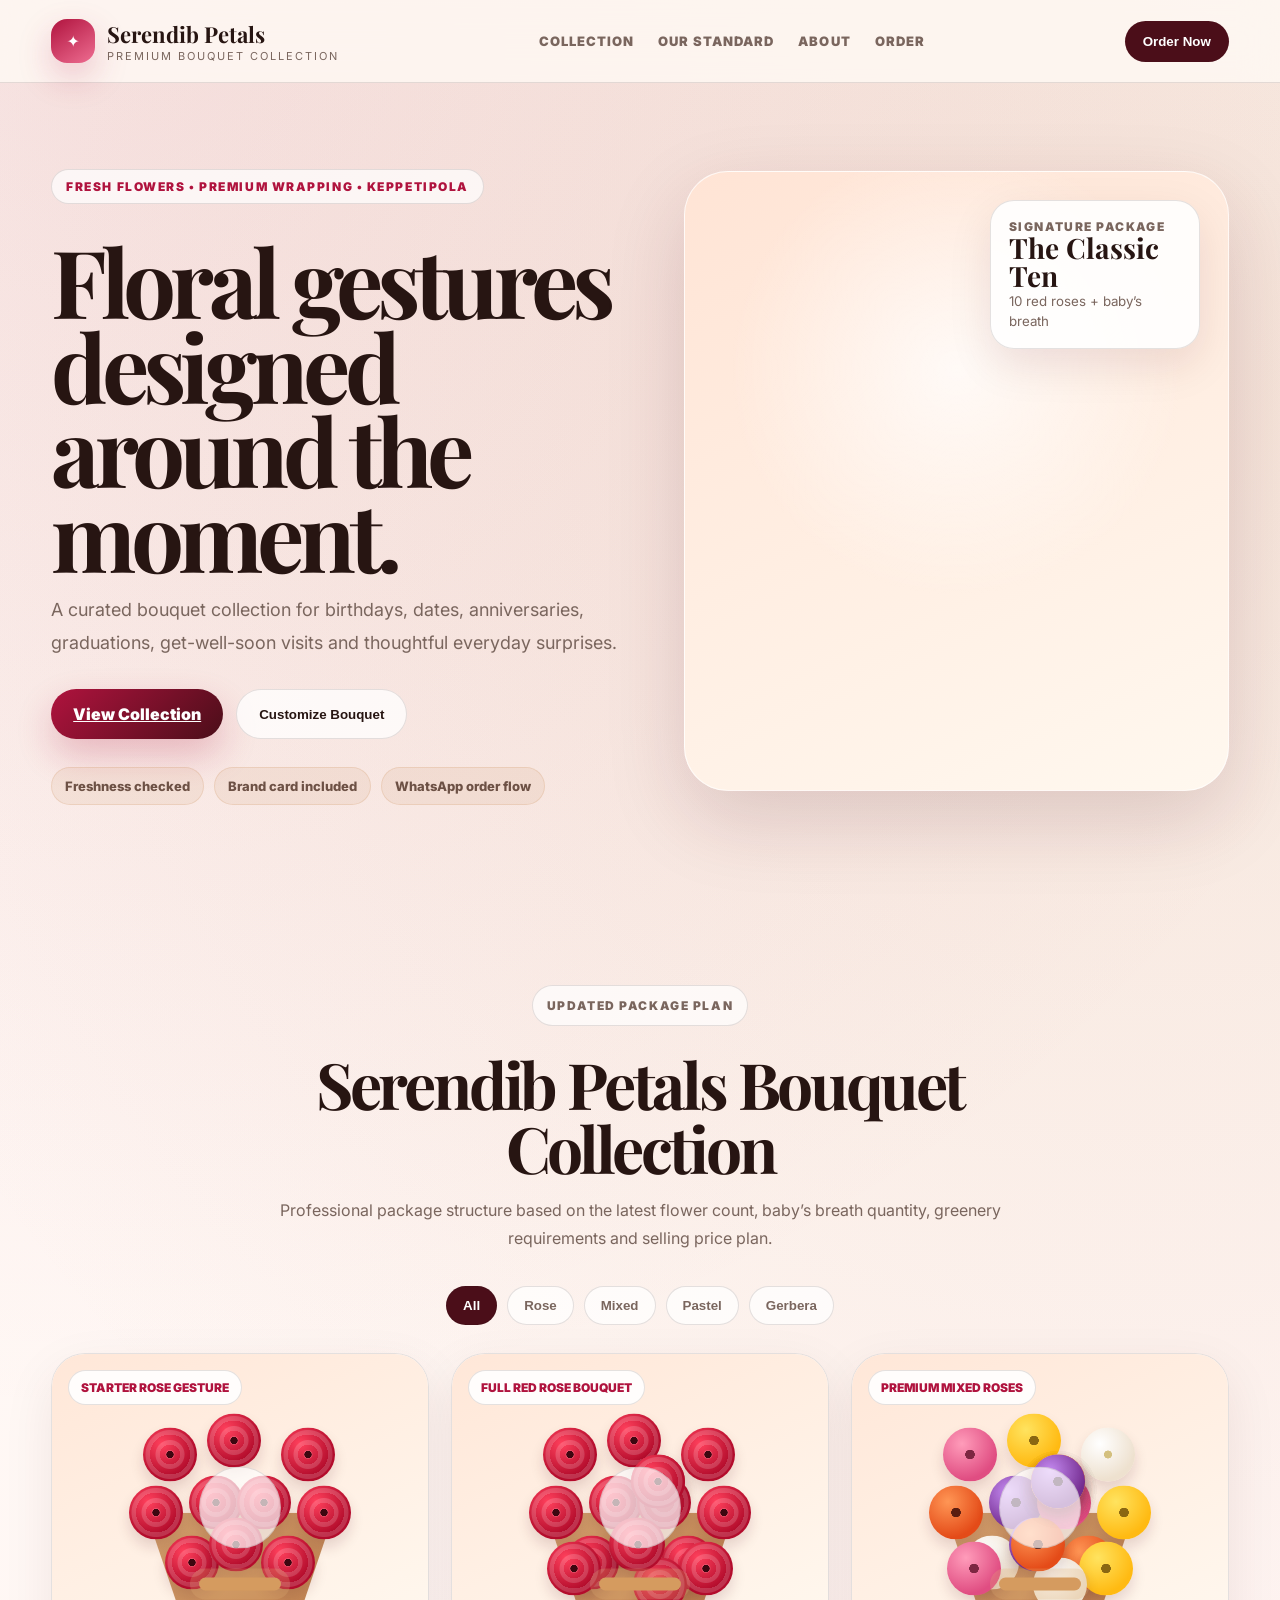
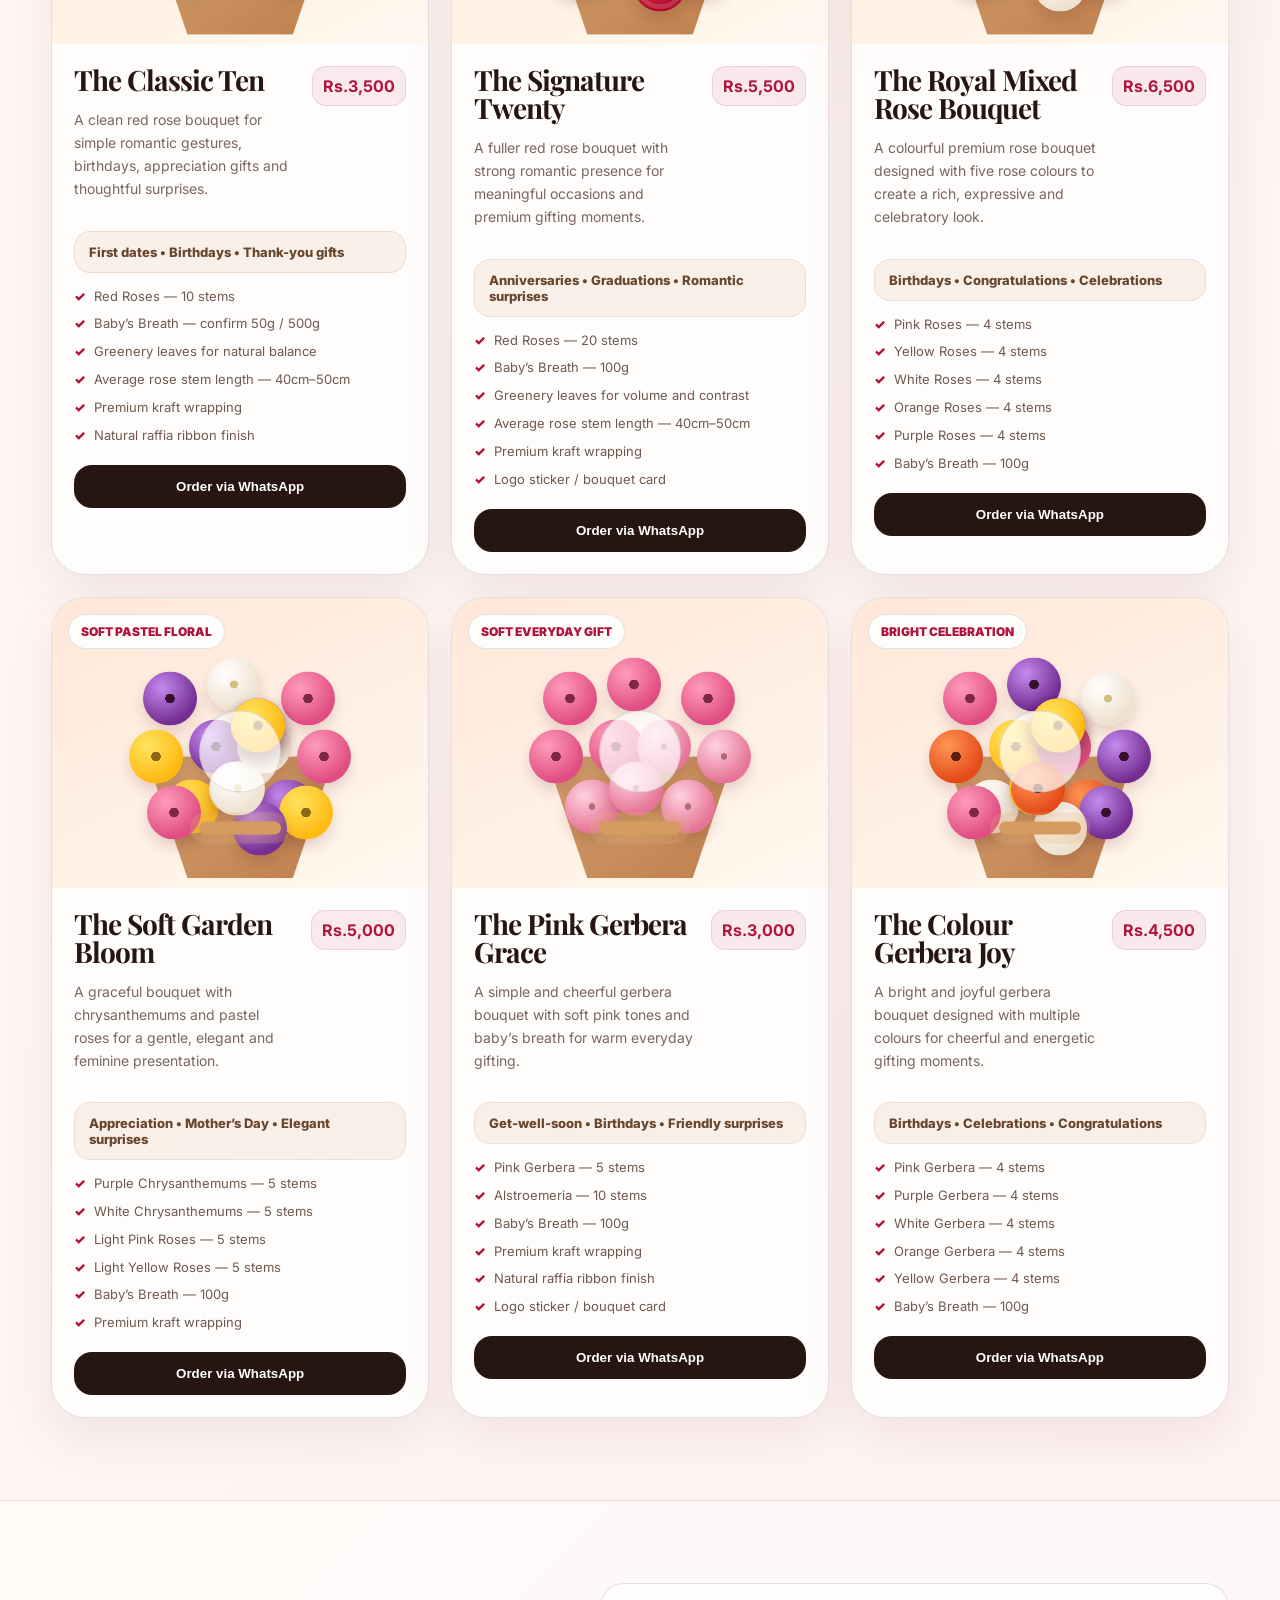
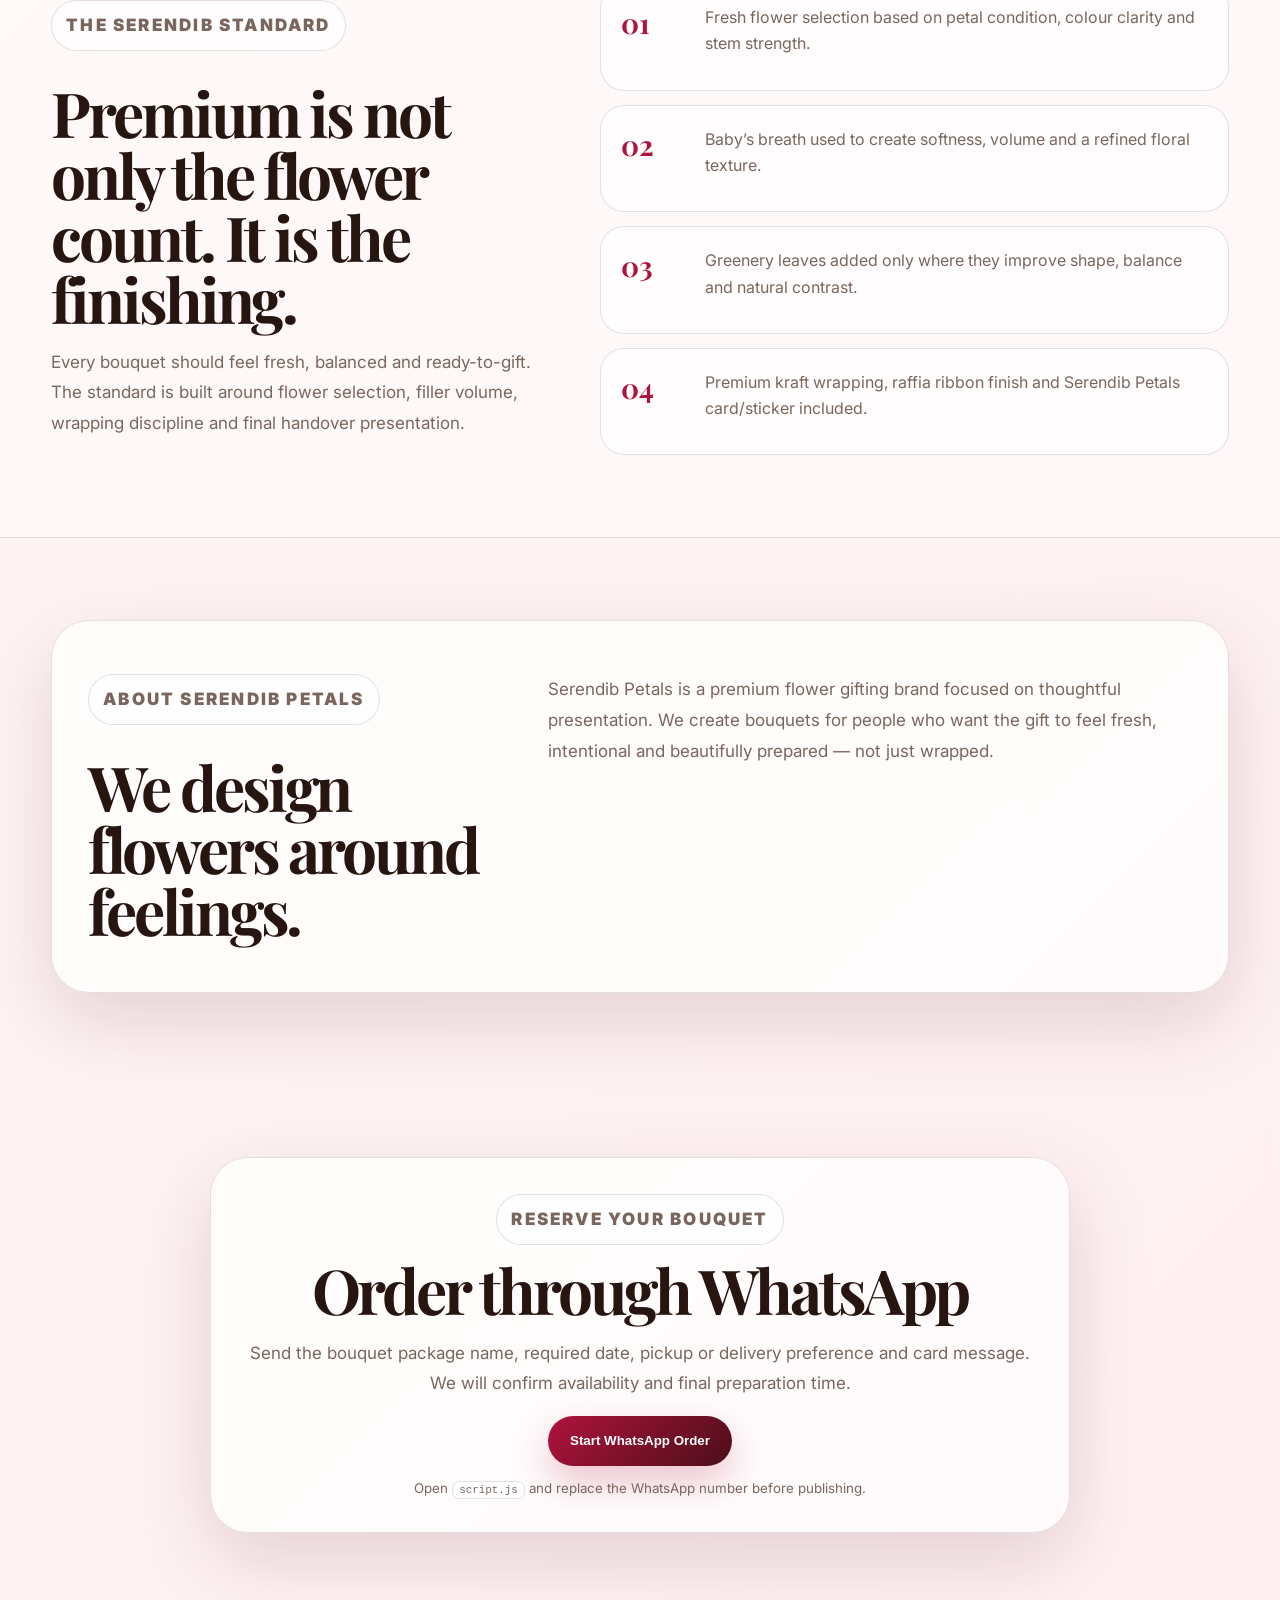
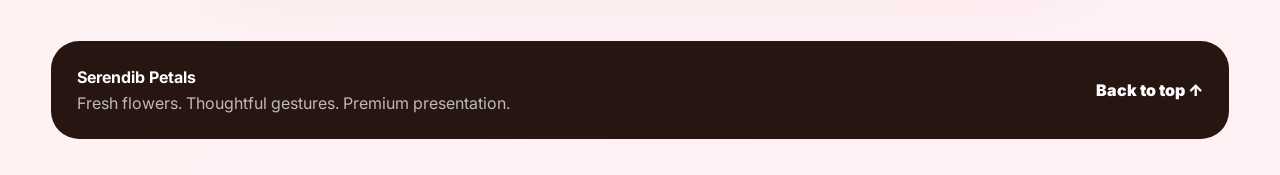
<file: index.html>
<!doctype html>
<html lang="en">
<head>
  <meta charset="utf-8">
  <meta name="viewport" content="width=device-width, initial-scale=1">
  <title>Serendib Petals — Premium Bouquet Collection</title>
  <meta name="description" content="Premium bouquet collection by Serendib Petals. Fresh roses, mixed rose bouquets, chrysanthemum blooms and gerbera bouquets.">
  <meta name="theme-color" content="#9b1235">
  <link rel="preconnect" href="https://fonts.googleapis.com">
  <link rel="preconnect" href="https://fonts.gstatic.com" crossorigin>
  <link href="https://fonts.googleapis.com/css2?family=Inter:wght@400;500;600;700;800;900&family=Playfair+Display:wght@600;700;800&display=swap" rel="stylesheet">
  <link rel="stylesheet" href="styles.css">
</head>
<body>
  <header class="header">
    <div class="container nav">
      <a href="#" class="brand">
        <span class="brand-icon">✦</span>
        <span><b>Serendib Petals</b><small>Premium bouquet collection</small></span>
      </a>
      <nav>
        <a href="#collection">Collection</a>
        <a href="#standard">Our Standard</a>
        <a href="#about">About</a>
        <a href="#order">Order</a>
      </nav>
      <button class="nav-order" data-package="General bouquet inquiry">Order Now</button>
    </div>
  </header>

  <main>
    <section class="hero">
      <div class="container hero-grid">
        <div class="hero-copy">
          <p class="eyebrow">Fresh flowers • Premium wrapping • Keppetipola</p>
          <h1>Floral gestures designed around the moment.</h1>
          <p class="lead">A curated bouquet collection for birthdays, dates, anniversaries, graduations, get-well-soon visits and thoughtful everyday surprises.</p>
          <div class="hero-actions">
            <a class="btn primary" href="#collection">View Collection</a>
            <button class="btn secondary" data-package="I want to customize a bouquet">Customize Bouquet</button>
          </div>
          <div class="trust">
            <span>Freshness checked</span>
            <span>Brand card included</span>
            <span>WhatsApp order flow</span>
          </div>
        </div>
        <div class="hero-card">
          <div class="hero-bouquet">
            <i class="red"></i><i class="red"></i><i class="red"></i><i class="red"></i><i class="red"></i><i class="red"></i><i class="red"></i><i class="red"></i><i class="red"></i><i class="red"></i>
            <b></b><em></em>
          </div>
          <div class="hero-label">
            <span>Signature Package</span>
            <strong>The Classic Ten</strong>
            <small>10 red roses + baby’s breath</small>
          </div>
        </div>
      </div>
    </section>

    <section class="collection" id="collection">
      <div class="container">
        <div class="section-head">
          <p class="eyebrow">Updated Package Plan</p>
          <h2>Serendib Petals Bouquet Collection</h2>
          <p>Professional package structure based on the latest flower count, baby’s breath quantity, greenery requirements and selling price plan.</p>
        </div>

        <div class="filters">
          <button class="filter active" data-filter="all">All</button>
          <button class="filter" data-filter="rose">Rose</button>
          <button class="filter" data-filter="mixed">Mixed</button>
          <button class="filter" data-filter="pastel">Pastel</button>
          <button class="filter" data-filter="gerbera">Gerbera</button>
        </div>

        <div class="package-grid">
          
      <article class="package-card" data-category="rose">
        <div class="bouquet-art">
          <span class="package-badge">Starter Rose Gesture</span>
          <div class="mini-bouquet"><i class="red"></i><i class="red"></i><i class="red"></i><i class="red"></i><i class="red"></i><i class="red"></i><i class="red"></i><i class="red"></i><i class="red"></i><i class="red"></i><b></b><em></em></div>
        </div>
        <div class="package-content">
          <div class="package-heading">
            <div>
              <h3>The Classic Ten</h3>
              <p>A clean red rose bouquet for simple romantic gestures, birthdays, appreciation gifts and thoughtful surprises.</p>
            </div>
            <strong>Rs.3,500</strong>
          </div>
          <div class="best-for">First dates • Birthdays • Thank-you gifts</div>
          <ul><li>Red Roses — 10 stems</li><li>Baby’s Breath — confirm 50g / 500g</li><li>Greenery leaves for natural balance</li><li>Average rose stem length — 40cm–50cm</li><li>Premium kraft wrapping</li><li>Natural raffia ribbon finish</li></ul>
          <button class="order-btn" data-package="The Classic Ten">Order via WhatsApp</button>
        </div>
      </article>
    
      <article class="package-card" data-category="rose">
        <div class="bouquet-art">
          <span class="package-badge">Full Red Rose Bouquet</span>
          <div class="mini-bouquet"><i class="red"></i><i class="red"></i><i class="red"></i><i class="red"></i><i class="red"></i><i class="red"></i><i class="red"></i><i class="red"></i><i class="red"></i><i class="red"></i><i class="red"></i><i class="red"></i><i class="red"></i><i class="red"></i><i class="red"></i><i class="red"></i><b></b><em></em></div>
        </div>
        <div class="package-content">
          <div class="package-heading">
            <div>
              <h3>The Signature Twenty</h3>
              <p>A fuller red rose bouquet with strong romantic presence for meaningful occasions and premium gifting moments.</p>
            </div>
            <strong>Rs.5,500</strong>
          </div>
          <div class="best-for">Anniversaries • Graduations • Romantic surprises</div>
          <ul><li>Red Roses — 20 stems</li><li>Baby’s Breath — 100g</li><li>Greenery leaves for volume and contrast</li><li>Average rose stem length — 40cm–50cm</li><li>Premium kraft wrapping</li><li>Logo sticker / bouquet card</li></ul>
          <button class="order-btn" data-package="The Signature Twenty">Order via WhatsApp</button>
        </div>
      </article>
    
      <article class="package-card" data-category="rose mixed">
        <div class="bouquet-art">
          <span class="package-badge">Premium Mixed Roses</span>
          <div class="mini-bouquet"><i class="pink"></i><i class="yellow"></i><i class="white"></i><i class="orange"></i><i class="purple"></i><i class="pink"></i><i class="yellow"></i><i class="white"></i><i class="orange"></i><i class="purple"></i><i class="pink"></i><i class="yellow"></i><i class="white"></i><i class="orange"></i><i class="purple"></i><i class="pink"></i><i class="yellow"></i><i class="white"></i><i class="orange"></i><i class="purple"></i><b></b><em></em></div>
        </div>
        <div class="package-content">
          <div class="package-heading">
            <div>
              <h3>The Royal Mixed Rose Bouquet</h3>
              <p>A colourful premium rose bouquet designed with five rose colours to create a rich, expressive and celebratory look.</p>
            </div>
            <strong>Rs.6,500</strong>
          </div>
          <div class="best-for">Birthdays • Congratulations • Celebrations</div>
          <ul><li>Pink Roses — 4 stems</li><li>Yellow Roses — 4 stems</li><li>White Roses — 4 stems</li><li>Orange Roses — 4 stems</li><li>Purple Roses — 4 stems</li><li>Baby’s Breath — 100g</li></ul>
          <button class="order-btn" data-package="The Royal Mixed Rose Bouquet">Order via WhatsApp</button>
        </div>
      </article>
    
      <article class="package-card" data-category="pastel">
        <div class="bouquet-art">
          <span class="package-badge">Soft Pastel Floral</span>
          <div class="mini-bouquet"><i class="chry-purple"></i><i class="chry-white"></i><i class="pink"></i><i class="soft-yellow"></i><i class="chry-purple"></i><i class="chry-white"></i><i class="pink"></i><i class="soft-yellow"></i><i class="chry-purple"></i><i class="chry-white"></i><i class="pink"></i><i class="soft-yellow"></i><i class="chry-purple"></i><i class="chry-white"></i><i class="pink"></i><i class="soft-yellow"></i><i class="chry-purple"></i><i class="chry-white"></i><i class="pink"></i><i class="soft-yellow"></i><b></b><em></em></div>
        </div>
        <div class="package-content">
          <div class="package-heading">
            <div>
              <h3>The Soft Garden Bloom</h3>
              <p>A graceful bouquet with chrysanthemums and pastel roses for a gentle, elegant and feminine presentation.</p>
            </div>
            <strong>Rs.5,000</strong>
          </div>
          <div class="best-for">Appreciation • Mother’s Day • Elegant surprises</div>
          <ul><li>Purple Chrysanthemums — 5 stems</li><li>White Chrysanthemums — 5 stems</li><li>Light Pink Roses — 5 stems</li><li>Light Yellow Roses — 5 stems</li><li>Baby’s Breath — 100g</li><li>Premium kraft wrapping</li></ul>
          <button class="order-btn" data-package="The Soft Garden Bloom">Order via WhatsApp</button>
        </div>
      </article>
    
      <article class="package-card" data-category="gerbera">
        <div class="bouquet-art">
          <span class="package-badge">Soft Everyday Gift</span>
          <div class="mini-bouquet"><i class="gerbera-pink"></i><i class="gerbera-pink"></i><i class="gerbera-pink"></i><i class="gerbera-pink"></i><i class="gerbera-pink"></i><i class="alstro-pink"></i><i class="alstro-pink"></i><i class="alstro-pink"></i><i class="alstro-pink"></i><i class="alstro-pink"></i><b></b><em></em></div>
        </div>
        <div class="package-content">
          <div class="package-heading">
            <div>
              <h3>The Pink Gerbera Grace</h3>
              <p>A simple and cheerful gerbera bouquet with soft pink tones and baby’s breath for warm everyday gifting.</p>
            </div>
            <strong>Rs.3,000</strong>
          </div>
          <div class="best-for">Get-well-soon • Birthdays • Friendly surprises</div>
          <ul><li>Pink Gerbera — 5 stems</li><li>Alstroemeria — 10 stems</li><li>Baby’s Breath — 100g</li><li>Premium kraft wrapping</li><li>Natural raffia ribbon finish</li><li>Logo sticker / bouquet card</li></ul>
          <button class="order-btn" data-package="The Pink Gerbera Grace">Order via WhatsApp</button>
        </div>
      </article>
    
      <article class="package-card" data-category="gerbera bright">
        <div class="bouquet-art">
          <span class="package-badge">Bright Celebration</span>
          <div class="mini-bouquet"><i class="gerbera-pink"></i><i class="gerbera-purple"></i><i class="gerbera-white"></i><i class="gerbera-orange"></i><i class="gerbera-yellow"></i><i class="gerbera-pink"></i><i class="gerbera-purple"></i><i class="gerbera-white"></i><i class="gerbera-orange"></i><i class="gerbera-yellow"></i><i class="gerbera-pink"></i><i class="gerbera-purple"></i><i class="gerbera-white"></i><i class="gerbera-orange"></i><i class="gerbera-yellow"></i><i class="gerbera-pink"></i><i class="gerbera-purple"></i><i class="gerbera-white"></i><i class="gerbera-orange"></i><i class="gerbera-yellow"></i><b></b><em></em></div>
        </div>
        <div class="package-content">
          <div class="package-heading">
            <div>
              <h3>The Colour Gerbera Joy</h3>
              <p>A bright and joyful gerbera bouquet designed with multiple colours for cheerful and energetic gifting moments.</p>
            </div>
            <strong>Rs.4,500</strong>
          </div>
          <div class="best-for">Birthdays • Celebrations • Congratulations</div>
          <ul><li>Pink Gerbera — 4 stems</li><li>Purple Gerbera — 4 stems</li><li>White Gerbera — 4 stems</li><li>Orange Gerbera — 4 stems</li><li>Yellow Gerbera — 4 stems</li><li>Baby’s Breath — 100g</li></ul>
          <button class="order-btn" data-package="The Colour Gerbera Joy">Order via WhatsApp</button>
        </div>
      </article>
    
        </div>
      </div>
    </section>

    <section class="standard" id="standard">
      <div class="container standard-grid">
        <div>
          <p class="eyebrow">The Serendib Standard</p>
          <h2>Premium is not only the flower count. It is the finishing.</h2>
          <p>Every bouquet should feel fresh, balanced and ready-to-gift. The standard is built around flower selection, filler volume, wrapping discipline and final handover presentation.</p>
        </div>
        <div class="standard-list">
          <div><b>01</b><span>Fresh flower selection based on petal condition, colour clarity and stem strength.</span></div>
          <div><b>02</b><span>Baby’s breath used to create softness, volume and a refined floral texture.</span></div>
          <div><b>03</b><span>Greenery leaves added only where they improve shape, balance and natural contrast.</span></div>
          <div><b>04</b><span>Premium kraft wrapping, raffia ribbon finish and Serendib Petals card/sticker included.</span></div>
        </div>
      </div>
    </section>

    <section class="about" id="about">
      <div class="container about-box">
        <div>
          <p class="eyebrow">About Serendib Petals</p>
          <h2>We design flowers around feelings.</h2>
        </div>
        <p>Serendib Petals is a premium flower gifting brand focused on thoughtful presentation. We create bouquets for people who want the gift to feel fresh, intentional and beautifully prepared — not just wrapped.</p>
      </div>
    </section>

    <section class="order" id="order">
      <div class="container order-box">
        <p class="eyebrow">Reserve Your Bouquet</p>
        <h2>Order through WhatsApp</h2>
        <p>Send the bouquet package name, required date, pickup or delivery preference and card message. We will confirm availability and final preparation time.</p>
        <button class="btn primary" data-package="I want to place a bouquet order">Start WhatsApp Order</button>
        <small>Open <code>script.js</code> and replace the WhatsApp number before publishing.</small>
      </div>
    </section>
  </main>

  <footer>
    <div class="container footer-box">
      <div><b>Serendib Petals</b><p>Fresh flowers. Thoughtful gestures. Premium presentation.</p></div>
      <a href="#">Back to top ↑</a>
    </div>
  </footer>

  <script src="script.js"></script>
</body>
</html>
</file>
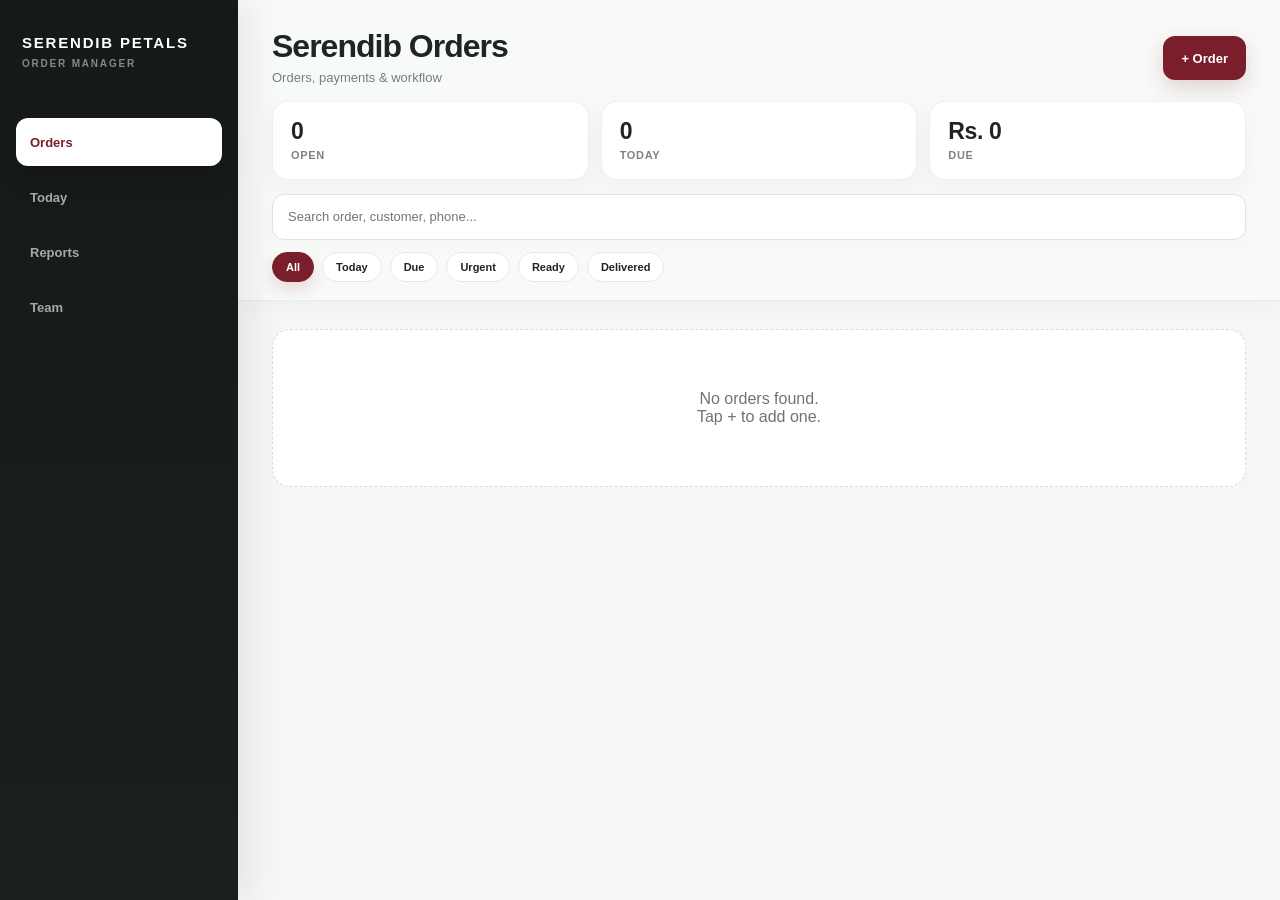
<file: orders/v7.html>
<!DOCTYPE html>
<html lang="en">
<head>
<meta charset="UTF-8">
<meta name="viewport" content="width=device-width,initial-scale=1,viewport-fit=cover">
<meta name="theme-color" content="#7b1e2b">
<meta name="apple-mobile-web-app-capable" content="yes">
<meta name="apple-mobile-web-app-status-bar-style" content="default">
<meta name="apple-mobile-web-app-title" content="Serendib Orders">
<link rel="apple-touch-icon" href="icon.svg">
<link rel="manifest" href="manifest.json">
<title>Serendib Petals Orders</title>
<link rel="stylesheet" href="styles.css?v=6">
<link rel="stylesheet" href="v7.css?v=7">
</head>
<body>
<div class="phone">
  <section id="ordersPage">
    <div class="top">
      <div class="header"><div><h1>Serendib Orders</h1><div class="subtitle">Orders, payments & workflow</div></div><button class="plus" onclick="openNew()">+ Order</button></div>
      <div class="summary">
        <div class="sum"><b id="openCount">0</b><span>Open</span></div>
        <div class="sum"><b id="todayCount">0</b><span>Today</span></div>
        <div class="sum"><b id="dueTop">Rs. 0</b><span>Due</span></div>
      </div>
      <div class="search"><input id="search" placeholder="Search order, customer, phone..." oninput="renderOrders()"></div>
      <div class="chips" id="chips"></div>
    </div>
    <div class="list" id="orderList"></div>
  </section>

  <section id="todayPage" class="hidden">
    <div class="top"><div class="header"><div><h1>Today</h1><div class="subtitle">What needs attention now</div></div><button class="plus" onclick="openNew()">+ Order</button></div></div>
    <div class="analytics">
      <div class="reportbox"><h3>Today's Deliveries</h3><div id="todayDeliveries"></div></div>
      <div class="reportbox"><h3>Outstanding Payments</h3><div id="dueList"></div></div>
      <div class="reportbox"><h3>Team Tasks</h3><div id="taskList"></div></div>
    </div>
  </section>

  <section id="analyticsPage" class="hidden">
    <div class="top"><div class="header"><div><h1>Reports</h1><div class="subtitle">Choose any period and create a clean PDF</div></div></div></div>
    <div class="analytics">
      <div class="detail-card report-controls">
        <div class="detail-label">REPORT PERIOD</div>
        <input type="hidden" id="reportMonth">
        <div class="preset-row">
          <button class="preset" data-report-preset="today" onclick="setReportPreset('today')">Today</button>
          <button class="preset" data-report-preset="week" onclick="setReportPreset('week')">This Week</button>
          <button class="preset active" data-report-preset="month" onclick="setReportPreset('month')">This Month</button>
          <button class="preset" data-report-preset="lastMonth" onclick="setReportPreset('lastMonth')">Last Month</button>
        </div>
        <div class="range-grid">
          <div class="field"><label>From</label><input type="date" id="reportStart" onchange="onReportRangeChange()"></div>
          <div class="field"><label>To</label><input type="date" id="reportEnd" onchange="onReportRangeChange()"></div>
        </div>
        <div class="field"><label>Use which date?</label><select id="reportBasis" onchange="renderAnalytics()"><option value="delivery">Delivery Date</option><option value="order">Order Date</option></select></div>
        <button class="actionbtn secondary full" onclick="showAllTimeReport()">Show All Time</button>
        <div class="detail-value" id="periodLabel"></div>
        <div class="report-hint">The PDF will include only orders inside this date range, with customer, bouquet, payment, delivery and workflow details.</div>
      </div>

      <div class="statgrid">
        <div class="bigstat"><b id="revStat">Rs. 0</b><span>Sales value</span></div>
        <div class="bigstat"><b id="collectedStat">Rs. 0</b><span>Collected</span></div>
        <div class="bigstat"><b id="dueStat">Rs. 0</b><span>Due</span></div>
        <div class="bigstat"><b id="profitStat">Rs. 0</b><span>Gross profit</span></div>
        <div class="bigstat"><b id="ordersStat">0</b><span>Orders</span></div>
        <div class="bigstat"><b id="deliveryStat">0</b><span>Delivered</span></div>
      </div>

      <div class="actions">
        <button class="actionbtn primary-wide" onclick="createPDFReport()">Create Clean PDF Report</button>
        <button class="actionbtn secondary" onclick="exportCSV()">Export CSV</button>
        <button class="actionbtn secondary" onclick="backupJSON()">Backup Data</button>
        <button class="actionbtn secondary" onclick="shareSummary()">Share Summary</button>
      </div>

      <div class="reportbox" id="printReport"><h3>Report Preview</h3><p id="reportDate"></p><p id="reportSummary"></p><div id="sourceBreakdown"></div><div id="reportTable"></div></div>
      <div class="reportbox"><h3>Data Safety</h3><p>Backup before resetting or changing phones.</p><div class="field"><label>Restore JSON backup</label><input type="file" id="restoreFile" accept=".json,application/json" onchange="restoreBackup(event)"></div><button class="danger" onclick="resetAllData()">Reset All Orders</button></div>
    </div>
  </section>

  <section id="teamPage" class="hidden">
    <div class="top"><div class="header"><div><h1>Team</h1><div class="subtitle">Ownership & workload</div></div></div></div>
    <div class="analytics">
      <div class="detail-card"><div class="detail-label">CHANMITH — MARKETING & CONTENT</div><div class="detail-value">Content, ads, research, campaigns</div></div>
      <div class="detail-card"><div class="detail-label">ELUWA — SALES & ORDER MANAGEMENT</div><div class="detail-value">Customers, closing, payments, order details</div><div id="eluwaTasks" class="mini"></div></div>
      <div class="detail-card"><div class="detail-label">PASIDU — FLOWER PREP & LOGISTICS</div><div class="detail-value">Sourcing, quality, cutting, prep, delivery</div><div id="pasiduTasks" class="mini"></div></div>
      <div class="detail-card"><div class="detail-label">NANGI — FLORAL DESIGN & FINISHING</div><div class="detail-value">Bouquet arrangement, wrapping, finishing</div><div id="nangiTasks" class="mini"></div></div>
    </div>
  </section>

  <nav class="tabs">
    <button class="tab active" id="tabOrders" onclick="showPage('orders')">Orders</button>
    <button class="tab" id="tabToday" onclick="showPage('today')">Today</button>
    <button class="tab" id="tabAnalytics" onclick="showPage('analytics')">Reports</button>
    <button class="tab" id="tabTeam" onclick="showPage('team')">Team</button>
  </nav>
</div>

<div class="modal" id="orderModal" onclick="backdropClose(event)"><div class="sheet">
  <div class="sheet-head"><button class="ghost" onclick="closeModal()">Cancel</button><h2 id="formTitle">New Order</h2><button class="ghost" onclick="saveOrder()">Save</button></div>
  <div class="section"><div class="section-title">1. Customer</div>
    <div class="grid2"><div class="field"><label>Order Number</label><input id="orderNumber"></div><div class="field"><label>Order Date</label><input type="date" id="orderDate"></div></div>
    <div class="field"><label>Buyer Name</label><input id="customerName" autocomplete="name"></div>
    <div class="field"><label>Buyer Phone</label><input id="phone" inputmode="tel"></div>
    <div class="grid2"><div class="field"><label>Recipient Name</label><input id="recipientName"></div><div class="field"><label>Recipient Phone</label><input id="recipientPhone" inputmode="tel"></div></div>
  </div>

  <div class="section"><div class="section-title">2. Bouquet</div>
    <div class="field"><label>Bouquet Name</label><input id="bouquetName"></div>
    <div class="field"><label>Flower / Colour Details</label><textarea id="flowerDetails"></textarea></div>
    <div class="field"><label>Card Message</label><textarea id="cardMessage"></textarea></div>
  </div>

  <div class="section"><div class="section-title">3. Delivery</div>
    <div class="field"><label>Date & Time</label><input type="datetime-local" id="deliveryDate"></div>
    <div class="field"><label>Delivery Address</label><textarea id="deliveryAddress"></textarea></div>
    <div class="field"><label>Delivery Fee (LKR)</label><input type="number" min="0" id="deliveryFee" inputmode="decimal" oninput="syncPaymentFields()"></div>
  </div>

  <div class="section"><div class="section-title">4. Payment</div>
    <div class="field"><label>Bouquet Value (LKR)</label><input type="number" min="0" id="amount" inputmode="decimal" oninput="syncPaymentFields()"></div>
    <div class="field"><label id="advanceLabel">Advance Paid (LKR)</label><input type="number" min="0" id="advanceAmount" inputmode="decimal" oninput="syncPaymentFields()"></div>
    <div class="grid2"><div class="field"><label>Total (LKR)</label><input id="totalAmount" readonly></div><div class="field"><label>Due (LKR)</label><input id="dueAmount" readonly></div></div>
    <div class="field"><label>Payment Status</label><input id="paymentStatus" readonly></div>
    <div class="form-tip">After the first advance, use <b>Add Payment</b> inside the saved order to record every later payment separately.</div>
  </div>

  <div class="section"><div class="section-title">5. Order Info</div>
    <div class="grid2"><div class="field"><label>Occasion</label><select id="occasion"><option>Birthday</option><option>Anniversary</option><option>Graduation</option><option>Surprise</option><option>Wedding</option><option>Thank You</option><option>Other</option></select></div><div class="field"><label>Lead Source</label><select id="leadSource"><option>Meta Ads</option><option>Facebook Organic</option><option>Instagram</option><option>WhatsApp</option><option>Referral</option><option>Returning Customer</option><option>Other</option></select></div></div>
    <div class="field"><label>Priority</label><select id="priority"><option>Normal</option><option>Urgent</option><option>Same Day</option></select></div>
  </div>

  <div class="section"><div class="section-title">6. Costs & Profit</div>
    <div class="grid2"><div class="field"><label>Flowers Cost</label><input type="number" min="0" id="flowerCost" inputmode="decimal" oninput="syncPaymentFields()"></div><div class="field"><label>Wrapping Cost</label><input type="number" min="0" id="wrappingCost" inputmode="decimal" oninput="syncPaymentFields()"></div></div>
    <div class="grid2"><div class="field"><label>Delivery Cost</label><input type="number" min="0" id="deliveryCost" inputmode="decimal" oninput="syncPaymentFields()"></div><div class="field"><label>Other Cost</label><input type="number" min="0" id="otherCost" inputmode="decimal" oninput="syncPaymentFields()"></div></div>
    <div class="field"><label>Estimated Gross Profit</label><input id="profitPreview" readonly></div>
  </div>

  <div class="section"><div class="section-title">7. Workflow</div>
    <div class="field"><label>Overall Order Status</label><select id="status"></select></div>
    <div class="grid2"><div class="field"><label>Pasidu — Flower Prep</label><select id="prepStatus"><option>Pending</option><option>In Progress</option><option>Done</option></select></div><div class="field"><label>Nangi — Bouquet</label><select id="designStatus"><option>Pending</option><option>In Progress</option><option>Done</option></select></div></div>
    <div class="field"><label>Pasidu — Delivery</label><select id="deliveryStatus"><option>Pending</option><option>Out for Delivery</option><option>Delivered</option></select></div>
    <div class="field"><label>Internal Notes</label><textarea id="notes"></textarea></div>
  </div>
</div></div>

<div class="modal" id="detailModal" onclick="backdropCloseDetail(event)"><div class="sheet">
  <div class="sheet-head"><button class="ghost" onclick="closeDetail()">Close</button><h2 id="detailTitle">Order</h2><button class="ghost" onclick="editCurrent()">Edit</button></div>
  <div id="detailBody"></div>
  <div class="quick-actions" id="whatsappActions"></div>
  <div class="reportbox"><h3>Payment History</h3><div id="paymentHistory"></div><div class="grid2"><div class="field"><label>Add Payment (LKR)</label><input type="number" min="0" inputmode="decimal" id="newPaymentAmount"></div><div class="field"><label>Note</label><input id="newPaymentNote" placeholder="Balance / cash / transfer"></div></div><button class="actionbtn full" onclick="addPayment()">Add Payment</button></div>
  <button class="danger" onclick="deleteCurrent()">Delete Order</button>
</div></div>

<script src="app.js?v=6"></script>
<script src="v7.js?v=7"></script>
</body></html>
</file>
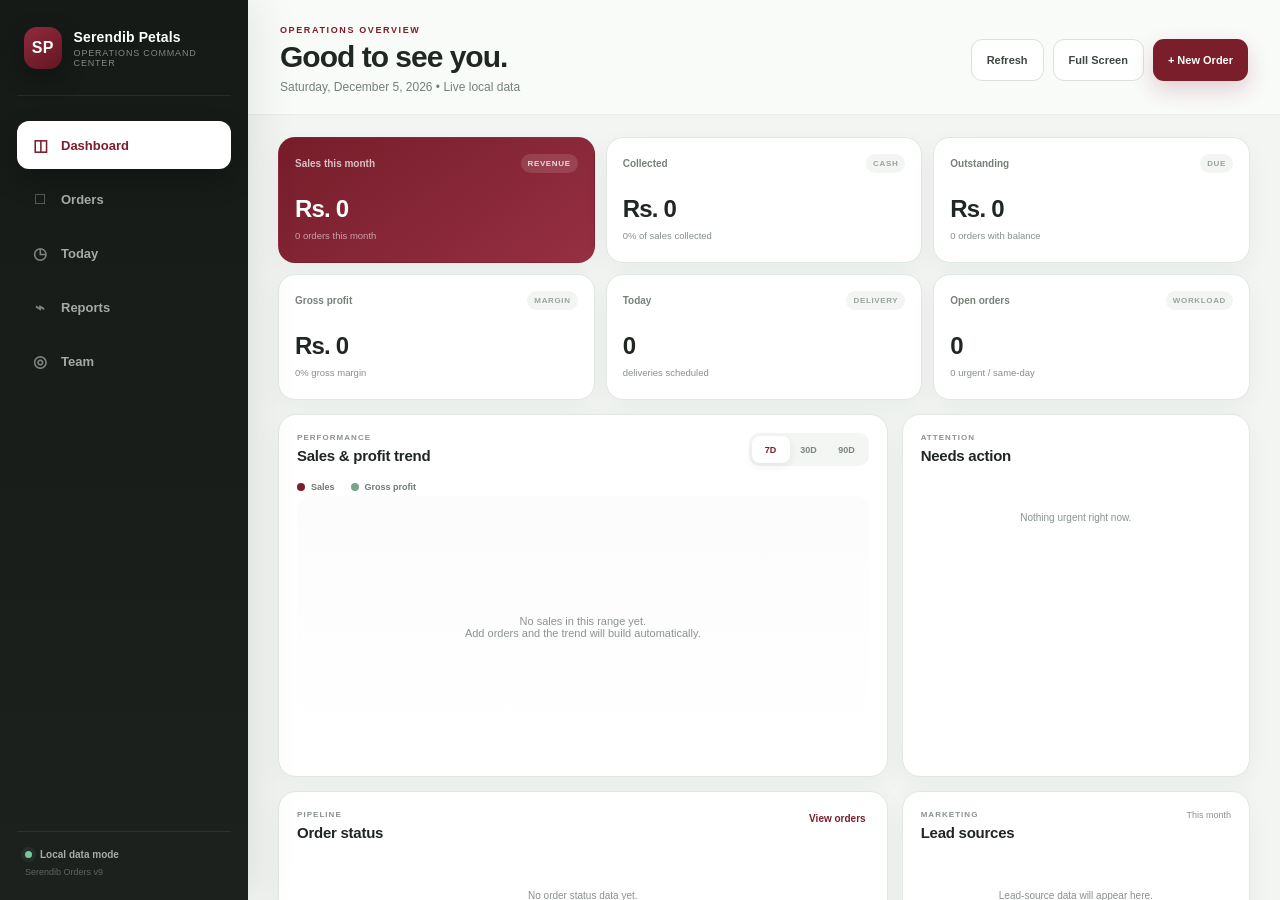
<file: orders/v9.html>
<!doctype html>
<html lang="en">
<head>
<meta charset="utf-8">
<meta name="viewport" content="width=device-width,initial-scale=1">
<meta name="theme-color" content="#111612">
<title>Serendib Petals — Command Center</title>
<link rel="icon" href="icon.svg">
<link rel="stylesheet" href="v9.css?v=9">
</head>
<body>
<div class="desktop-app">
  <aside class="sidebar">
    <div class="brand">
      <div class="brand-mark">SP</div>
      <div><strong>Serendib Petals</strong><span>Operations Command Center</span></div>
    </div>
    <nav class="nav">
      <button class="nav-item active" data-view="dashboard" onclick="switchView('dashboard',this)"><span>◫</span> Dashboard</button>
      <button class="nav-item" data-view="orders" onclick="switchView('orders',this)"><span>□</span> Orders</button>
      <button class="nav-item" data-view="today" onclick="switchView('today',this)"><span>◷</span> Today</button>
      <button class="nav-item" data-view="analytics" onclick="switchView('analytics',this)"><span>⌁</span> Reports</button>
      <button class="nav-item" data-view="team" onclick="switchView('team',this)"><span>◎</span> Team</button>
    </nav>
    <div class="sidebar-bottom">
      <div class="status-dot"><i></i><span>Local data mode</span></div>
      <small>Serendib Orders v9</small>
    </div>
  </aside>

  <main class="workspace">
    <section id="dashboardView" class="dashboard-view">
      <header class="desktop-header">
        <div>
          <p class="eyebrow">OPERATIONS OVERVIEW</p>
          <h1>Good to see you.</h1>
          <p class="header-sub" id="todayLabel">Your business at a glance.</p>
        </div>
        <div class="header-actions">
          <button class="secondary-btn" onclick="refreshDashboard()">Refresh</button>
          <button class="secondary-btn" onclick="toggleFullscreen()" id="fullscreenBtn">Full Screen</button>
          <button class="primary-btn" onclick="openNewFromShell()">+ New Order</button>
        </div>
      </header>

      <div class="dashboard-body">
        <div class="kpi-grid">
          <article class="kpi-card hero-kpi">
            <div class="kpi-top"><span>Sales this month</span><em>Revenue</em></div>
            <strong id="kpiSales">Rs. 0</strong>
            <small id="kpiSalesSub">0 orders this month</small>
          </article>
          <article class="kpi-card">
            <div class="kpi-top"><span>Collected</span><em>Cash</em></div>
            <strong id="kpiCollected">Rs. 0</strong>
            <small id="kpiCollectedSub">0% of sales collected</small>
          </article>
          <article class="kpi-card">
            <div class="kpi-top"><span>Outstanding</span><em>Due</em></div>
            <strong id="kpiDue">Rs. 0</strong>
            <small id="kpiDueSub">0 orders with balance</small>
          </article>
          <article class="kpi-card">
            <div class="kpi-top"><span>Gross profit</span><em>Margin</em></div>
            <strong id="kpiProfit">Rs. 0</strong>
            <small id="kpiProfitSub">0% gross margin</small>
          </article>
          <article class="kpi-card">
            <div class="kpi-top"><span>Today</span><em>Delivery</em></div>
            <strong id="kpiToday">0</strong>
            <small id="kpiTodaySub">deliveries scheduled</small>
          </article>
          <article class="kpi-card">
            <div class="kpi-top"><span>Open orders</span><em>Workload</em></div>
            <strong id="kpiOpen">0</strong>
            <small id="kpiOpenSub">0 urgent / same-day</small>
          </article>
        </div>

        <div class="dashboard-grid">
          <article class="panel chart-panel">
            <div class="panel-head">
              <div><span class="panel-kicker">PERFORMANCE</span><h2>Sales & profit trend</h2></div>
              <div class="range-switch">
                <button class="range active" onclick="setChartRange(7,this)">7D</button>
                <button class="range" onclick="setChartRange(30,this)">30D</button>
                <button class="range" onclick="setChartRange(90,this)">90D</button>
              </div>
            </div>
            <div class="chart-legend"><span><i class="sales-dot"></i>Sales</span><span><i class="profit-dot"></i>Gross profit</span></div>
            <div id="trendChart" class="trend-chart"></div>
          </article>

          <article class="panel attention-panel">
            <div class="panel-head"><div><span class="panel-kicker">ATTENTION</span><h2>Needs action</h2></div></div>
            <div id="attentionList" class="attention-list"></div>
          </article>

          <article class="panel">
            <div class="panel-head"><div><span class="panel-kicker">PIPELINE</span><h2>Order status</h2></div><button class="text-btn" onclick="switchView('orders',document.querySelector('[data-view=orders]'))">View orders</button></div>
            <div id="statusBreakdown" class="status-breakdown"></div>
          </article>

          <article class="panel">
            <div class="panel-head"><div><span class="panel-kicker">MARKETING</span><h2>Lead sources</h2></div><span class="panel-note">This month</span></div>
            <div id="leadBreakdown" class="lead-breakdown"></div>
          </article>

          <article class="panel wide-panel">
            <div class="panel-head"><div><span class="panel-kicker">UPCOMING</span><h2>Next deliveries</h2></div><button class="text-btn" onclick="switchView('today',document.querySelector('[data-view=today]'))">Today view</button></div>
            <div id="upcomingTable" class="upcoming-table"></div>
          </article>
        </div>
      </div>
    </section>

    <section id="operationsView" class="operations-view hidden">
      <iframe id="operationsFrame" title="Serendib Orders" src="v7.html?v=8"></iframe>
    </section>
  </main>
</div>
<script src="v9.js?v=9"></script>
</body>
</html>
</file>
<file: styles.css>
:root{--rose:#b0133e;--wine:#4b0e19;--ink:#271512;--muted:#7a665e;--cream:#fffaf5;--blush:#fff0f3;--kraft:#c58b55;--line:rgba(39,21,18,.12);--shadow:0 28px 80px rgba(75,14,25,.15)}*{box-sizing:border-box}html{scroll-behavior:smooth}body{margin:0;font-family:Inter,system-ui,-apple-system,"Segoe UI",sans-serif;color:var(--ink);background:radial-gradient(circle at 10% 0,rgba(176,19,62,.1),transparent 28%),radial-gradient(circle at 90% 8%,rgba(197,139,85,.17),transparent 30%),linear-gradient(135deg,var(--cream),var(--blush));overflow-x:hidden}.container{width:min(1180px,92vw);margin:auto}.header{position:sticky;top:0;z-index:20;background:rgba(255,250,245,.78);border-bottom:1px solid var(--line);backdrop-filter:blur(18px)}.nav{height:82px;display:flex;align-items:center;justify-content:space-between;gap:24px}.brand{display:flex;align-items:center;gap:12px;color:var(--ink);text-decoration:none}.brand-icon{width:44px;height:44px;display:grid;place-items:center;border-radius:16px;background:linear-gradient(145deg,var(--rose),#ee6d91);color:#fff;box-shadow:0 14px 34px rgba(176,19,62,.22)}.brand b{display:block;font-family:"Playfair Display",serif;font-size:22px}.brand small{display:block;color:var(--muted);font-size:11px;text-transform:uppercase;letter-spacing:.18em}nav{display:flex;gap:24px}nav a{color:var(--muted);text-decoration:none;font-size:13px;font-weight:900;text-transform:uppercase;letter-spacing:.08em}.nav-order,.btn{border:0;cursor:pointer;border-radius:999px;font-weight:900}.nav-order{background:var(--wine);color:white;padding:13px 18px}.hero{padding:74px 0 86px}.hero-grid{display:grid;grid-template-columns:1.03fr .97fr;gap:54px;align-items:center}.eyebrow{display:inline-flex;width:max-content;max-width:100%;padding:9px 14px;border:1px solid var(--line);border-radius:999px;background:rgba(255,255,255,.7);color:var(--rose);font-size:12px;font-weight:900;text-transform:uppercase;letter-spacing:.13em}h1,h2,h3{margin:0}h1{margin:22px 0 18px;font-family:"Playfair Display",Georgia,serif;font-size:clamp(52px,7.7vw,94px);line-height:.9;letter-spacing:-.06em}.lead{max-width:650px;margin:0 0 30px;color:var(--muted);font-size:18px;line-height:1.8}.hero-actions{display:flex;gap:13px;flex-wrap:wrap}.btn{display:inline-flex;align-items:center;justify-content:center;min-height:50px;padding:14px 22px}.primary{background:linear-gradient(135deg,var(--rose),var(--wine));color:white;box-shadow:0 16px 36px rgba(176,19,62,.24)}.secondary{background:rgba(255,255,255,.76);border:1px solid var(--line);color:var(--ink)}.trust{display:flex;gap:10px;flex-wrap:wrap;margin-top:28px}.trust span{padding:10px 13px;border-radius:999px;background:rgba(197,139,85,.11);border:1px solid rgba(197,139,85,.2);font-size:13px;font-weight:800;color:#6d5145}.hero-card{min-height:620px;border-radius:44px;background:radial-gradient(circle at 50% 32%,rgba(255,255,255,.74),transparent 45%),linear-gradient(155deg,#ffe4d5,#fff8ef);border:1px solid rgba(255,255,255,.75);box-shadow:var(--shadow);position:relative;overflow:hidden}.hero-label{position:absolute;top:28px;right:28px;background:rgba(255,255,255,.88);border:1px solid var(--line);border-radius:24px;padding:18px;width:210px;box-shadow:0 16px 44px rgba(75,14,25,.1)}.hero-label span{display:block;color:var(--muted);font-size:12px;text-transform:uppercase;letter-spacing:.12em;font-weight:900}.hero-label strong{display:block;font-family:"Playfair Display",serif;font-size:28px;line-height:1}.hero-label small{color:var(--muted)}.hero-bouquet{position:absolute;left:50%;bottom:48px;transform:translateX(-50%) scale(1.5);transform-origin:bottom center}.collection,.standard,.about,.order{padding:82px 0}.section-head{text-align:center;max-width:790px;margin:0 auto 34px}.section-head h2{font-family:"Playfair Display",serif;font-size:clamp(38px,5vw,64px);line-height:1;letter-spacing:-.05em;margin:14px 0 12px}.section-head p{color:var(--muted);line-height:1.75}.filters{display:flex;justify-content:center;gap:10px;flex-wrap:wrap;margin-bottom:28px}.filter{border:1px solid var(--line);background:rgba(255,255,255,.72);color:var(--muted);padding:11px 16px;border-radius:999px;font-weight:900;cursor:pointer}.filter.active{background:var(--wine);color:white}.package-grid{display:grid;grid-template-columns:repeat(3,1fr);gap:22px}.package-card{background:rgba(255,255,255,.72);border:1px solid var(--line);border-radius:34px;overflow:hidden;box-shadow:0 18px 52px rgba(75,14,25,.08)}.bouquet-art{height:290px;position:relative;background:linear-gradient(155deg,#ffe7d8,#fff8ef);overflow:hidden}.package-badge{position:absolute;top:16px;left:16px;z-index:3;background:rgba(255,255,255,.9);border:1px solid var(--line);color:var(--rose);border-radius:999px;padding:9px 12px;font-weight:900;font-size:12px;text-transform:uppercase}.package-content{padding:22px}.package-heading{display:flex;justify-content:space-between;gap:14px;align-items:flex-start}.package-heading h3{font-family:"Playfair Display",serif;font-size:28px;line-height:1;letter-spacing:-.035em}.package-heading strong{color:var(--rose);background:rgba(176,19,62,.08);border:1px solid rgba(176,19,62,.12);padding:9px 10px;border-radius:14px;white-space:nowrap}.package-heading p{color:var(--muted);line-height:1.65;font-size:14px}.best-for{margin:16px 0 14px;padding:12px 14px;border-radius:16px;background:rgba(197,139,85,.11);border:1px solid rgba(197,139,85,.18);color:#69462e;font-weight:800;font-size:13px}.package-content ul{padding:0;margin:0 0 20px;list-style:none;display:grid;gap:9px}.package-content li{position:relative;padding-left:20px;color:#6f594f;font-size:13px;line-height:1.45}.package-content li:before{content:"✓";position:absolute;left:0;color:var(--rose);font-weight:900}.order-btn{width:100%;border:0;border-radius:18px;background:var(--ink);color:white;padding:14px 16px;font-weight:900;cursor:pointer}.mini-bouquet{position:absolute;width:238px;height:225px;left:50%;top:58%;transform:translate(-50%,-50%)}.mini-bouquet:after{content:"";position:absolute;left:25px;right:25px;bottom:0;height:122px;background:linear-gradient(145deg,#d5a26f,#be7f4d);clip-path:polygon(0 0,100% 0,78% 100%,22% 100%);border-radius:16px 16px 34px 34px;z-index:0}.mini-bouquet b{position:absolute;left:78px;right:78px;bottom:44px;height:13px;background:#d59b5f;border-radius:999px;z-index:3;box-shadow:0 0 0 9px rgba(222,174,116,.25)}.mini-bouquet em{position:absolute;left:78px;bottom:86px;width:82px;height:82px;border-radius:50%;background:rgba(255,255,255,.7);border:1px solid var(--line);z-index:4}.mini-bouquet i{position:absolute;width:54px;height:54px;border-radius:50%;z-index:2;box-shadow:0 8px 14px rgba(75,14,25,.14)}.mini-bouquet i:nth-child(1){left:22px;top:18px}.mini-bouquet i:nth-child(2){left:86px;top:4px}.mini-bouquet i:nth-child(3){right:24px;top:18px}.mini-bouquet i:nth-child(4){left:8px;top:76px}.mini-bouquet i:nth-child(5){left:68px;top:66px}.mini-bouquet i:nth-child(6){right:68px;top:66px}.mini-bouquet i:nth-child(7){right:8px;top:76px}.mini-bouquet i:nth-child(8){left:44px;top:126px}.mini-bouquet i:nth-child(9){right:44px;top:126px}.mini-bouquet i:nth-child(10){left:88px;top:108px}.mini-bouquet i:nth-child(11){left:26px;top:132px}.mini-bouquet i:nth-child(12){right:26px;top:132px}.mini-bouquet i:nth-child(13){left:112px;top:148px}.mini-bouquet i:nth-child(14){right:94px;top:108px}.mini-bouquet i:nth-child(n+15){top:45px;left:110px}.red{background:radial-gradient(circle at center,#3d0710 0 9%,transparent 10%),repeating-radial-gradient(circle,rgba(255,255,255,.16) 0 4px,transparent 5px 10px),radial-gradient(circle at 35% 30%,#ff405c,#b30c2c 66%)}.pink,.gerbera-pink{background:radial-gradient(circle at center,#7d2742 0 12%,transparent 13%),radial-gradient(circle at 35% 30%,#ff9cba,#e04d82 70%)}.yellow,.gerbera-yellow,.soft-yellow{background:radial-gradient(circle at center,#8a6712 0 12%,transparent 13%),radial-gradient(circle at 35% 30%,#ffe35f,#ffba12 70%)}.white,.gerbera-white,.chry-white{background:radial-gradient(circle at center,#d4c07e 0 10%,transparent 11%),radial-gradient(circle at 35% 30%,#fff,#eee1cf 70%)}.orange,.gerbera-orange{background:radial-gradient(circle at center,#5b1d10 0 12%,transparent 13%),radial-gradient(circle at 35% 30%,#ff9655,#e44b18 70%)}.purple,.gerbera-purple,.chry-purple{background:radial-gradient(circle at center,#35102f 0 12%,transparent 13%),radial-gradient(circle at 35% 30%,#c48af0,#742d90 70%)}.alstro-pink{border-radius:45% 55% 50% 50%;background:radial-gradient(circle at center,#b56876 0 8%,transparent 9%),radial-gradient(circle at 35% 30%,#ffd1df,#e67598 70%)}.gerbera-pink,.gerbera-yellow,.gerbera-white,.gerbera-orange,.gerbera-purple{border-radius:50%}.standard{background:rgba(255,255,255,.36);border-top:1px solid var(--line);border-bottom:1px solid var(--line)}.standard-grid{display:grid;grid-template-columns:.9fr 1.1fr;gap:34px}.standard-grid h2,.about-box h2,.order-box h2{font-family:"Playfair Display",serif;font-size:clamp(38px,5vw,62px);line-height:1;letter-spacing:-.05em;margin:14px 0}.standard-grid p,.about-box p,.order-box p{color:var(--muted);line-height:1.8;font-size:17px}.standard-list{display:grid;gap:14px}.standard-list div{display:grid;grid-template-columns:70px 1fr;gap:14px;background:rgba(255,255,255,.75);border:1px solid var(--line);border-radius:24px;padding:20px}.standard-list b{color:var(--rose);font-family:"Playfair Display",serif;font-size:28px}.standard-list span{color:var(--muted);line-height:1.65}.about-box,.order-box{background:rgba(255,255,255,.73);border:1px solid var(--line);border-radius:38px;padding:36px;box-shadow:var(--shadow)}.about-box{display:grid;grid-template-columns:.8fr 1.2fr;gap:30px}.order-box{text-align:center;max-width:860px;margin:auto}.order-box .eyebrow{margin:auto}.order-box small{display:block;margin-top:14px;color:var(--muted)}code{background:#fff;border:1px solid var(--line);border-radius:7px;padding:2px 6px}footer{padding:26px 0 36px}.footer-box{display:flex;justify-content:space-between;gap:18px;align-items:center;color:white;background:var(--ink);border-radius:28px;padding:26px}.footer-box p{margin:6px 0 0;color:rgba(255,255,255,.7)}.footer-box a{color:white;text-decoration:none;font-weight:900}@media(max-width:1040px){.package-grid{grid-template-columns:repeat(2,1fr)}.hero-grid{grid-template-columns:1fr}.hero-copy{text-align:center}.hero-copy .eyebrow,.hero-actions,.trust{justify-content:center;margin-left:auto;margin-right:auto}.hero-copy .lead{margin-left:auto;margin-right:auto}}@media(max-width:760px){nav,.nav-order{display:none}.nav{height:74px}.package-grid{grid-template-columns:1fr}.standard-grid,.about-box{grid-template-columns:1fr}.hero-card{min-height:520px}.hero-bouquet{transform:translateX(-50%) scale(1.2)}.package-heading{display:block}.package-heading strong{display:inline-block;margin-top:10px}.footer-box{display:block;text-align:center}}
</file>
<file: orders/styles.css>
:root{--bg:#f6f7f5;--card:#fff;--text:#1f2521;--muted:#6e756f;--line:#e5e8e5;--brand:#7b1e2b;--soft:#f4eaec;--danger:#a3263c;--green:#285943}
*{box-sizing:border-box}body{margin:0;font-family:-apple-system,BlinkMacSystemFont,"SF Pro Display","Segoe UI",sans-serif;background:linear-gradient(180deg,#f9faf8,#f1f4f1);color:var(--text)}
button,a,input,select,textarea{font:inherit}.phone{width:min(100%,520px);min-height:100vh;margin:auto;background:var(--bg)}
.top{position:sticky;top:0;z-index:10;background:rgba(246,247,245,.95);backdrop-filter:blur(18px);border-bottom:1px solid var(--line)}
.header{display:flex;align-items:center;justify-content:space-between;padding:18px 18px 10px}.header h1{font-size:28px;line-height:1;margin:0;letter-spacing:-.7px}.subtitle{font-size:12px;color:var(--muted);margin-top:5px}
.plus{width:40px;height:40px;border-radius:50%;border:0;background:var(--brand);color:#fff;font-size:26px;cursor:pointer}
.summary{display:grid;grid-template-columns:repeat(3,1fr);gap:10px;padding:8px 14px 12px}.sum{background:var(--card);border:1px solid var(--line);border-radius:16px;padding:12px;text-align:center}.sum b{display:block;font-size:18px}.sum span{font-size:11px;color:var(--muted)}
.search{padding:0 14px 10px}input,textarea,select{width:100%;border:1px solid var(--line);background:white;border-radius:13px;padding:12px 13px;outline:none}input[readonly]{background:#f3f4f2;color:#454b46}
.chips{display:flex;gap:8px;overflow:auto;padding:0 14px 12px}.chip{white-space:nowrap;border:1px solid var(--line);background:white;color:var(--text);border-radius:999px;padding:8px 12px;font-size:12px}.chip.active{background:var(--brand);color:#fff;border-color:var(--brand)}
.list{padding:12px 14px 118px}.order{background:var(--card);border:1px solid var(--line);border-radius:18px;padding:14px;margin:0 0 10px;cursor:pointer}.urgent-order{border-color:#dfb8c0;box-shadow:0 0 0 2px #faeff1 inset}
.row{display:flex;align-items:center;justify-content:space-between;gap:10px}.order h3{margin:0;font-size:16px}.customer{margin-top:6px;font-weight:650;font-size:14px}.bouquet{margin-top:3px;color:var(--muted);font-size:13px}.meta{display:flex;justify-content:space-between;gap:8px;margin-top:10px;color:var(--muted);font-size:11px}
.badge{font-size:10px;font-weight:700;padding:6px 9px;border-radius:999px;background:var(--soft);color:var(--brand)}.badge.urgent{background:#fff1f3;color:#a01f38}
.empty{padding:60px 24px;text-align:center;color:var(--muted)}
.tabs{position:fixed;bottom:0;left:50%;transform:translateX(-50%);width:min(100%,520px);display:grid;grid-template-columns:repeat(4,1fr);padding:9px 8px calc(9px + env(safe-area-inset-bottom));background:rgba(255,255,255,.96);backdrop-filter:blur(16px);border-top:1px solid var(--line)}
.tab{border:0;background:none;color:var(--muted);padding:9px 4px;font-size:11px}.tab.active{color:var(--brand);font-weight:800}
.modal{position:fixed;inset:0;background:rgba(12,17,14,.42);display:none;align-items:flex-end;justify-content:center;z-index:30}.modal.show{display:flex}
.sheet{width:min(100%,520px);max-height:94vh;overflow:auto;background:#fff;border-radius:24px 24px 0 0;padding:16px 16px 34px}.sheet-head{display:flex;align-items:center;justify-content:space-between;margin-bottom:8px}.sheet-head h2{margin:0;font-size:20px}.ghost{border:0;background:none;color:var(--brand);font-weight:750}
.section{margin-top:20px}.section-title{font-size:12px;font-weight:800;color:var(--muted);text-transform:uppercase;letter-spacing:.7px;margin:0 0 8px}.field{margin-bottom:10px}.field label{display:block;font-size:12px;color:var(--muted);margin:0 0 5px}textarea{min-height:74px;resize:vertical}
.grid2{display:grid;grid-template-columns:1fr 1fr;gap:10px}
.analytics{padding:14px 14px 118px}.hidden{display:none!important}
.detail-card{background:#fafafa;border:1px solid var(--line);border-radius:16px;padding:13px;margin-bottom:9px}.detail-label{font-size:11px;color:var(--muted);margin-bottom:4px}.detail-value{font-size:14px;font-weight:650;white-space:pre-wrap}.mini{font-size:12px;color:var(--muted);margin-top:8px}
.statgrid{display:grid;grid-template-columns:1fr 1fr;gap:10px}.bigstat{background:#fff;border:1px solid var(--line);border-radius:18px;padding:16px}.bigstat b{display:block;font-size:21px;margin-bottom:4px}.bigstat span{font-size:12px;color:var(--muted)}
.actions{display:grid;grid-template-columns:1fr 1fr;gap:10px;margin-top:14px}.actionbtn{display:inline-flex;align-items:center;justify-content:center;text-decoration:none;border:0;border-radius:14px;padding:13px;background:var(--brand);color:white;font-weight:800}.actionbtn.secondary{background:white;color:var(--brand);border:1px solid #d7b9c0}.actionbtn.full,.full{width:100%}.wa{background:#285943}
.danger{width:100%;border:1px solid #ecc9cf;border-radius:14px;padding:13px;background:#fff7f8;color:var(--danger);font-weight:750;margin-top:10px}
.reportbox{margin-top:14px;background:#fff;border:1px solid var(--line);border-radius:18px;padding:14px}.reportbox h3{margin:0 0 10px;font-size:15px}.reportbox h4{margin:14px 0 8px;font-size:13px}.reportbox p{font-size:12px;color:var(--muted);margin:4px 0}
.quick-actions{display:grid;grid-template-columns:1fr 1fr;gap:10px;margin:12px 0}.payment-row{display:flex;justify-content:space-between;align-items:center;border-bottom:1px solid var(--line);padding:10px 0}.payment-row:last-child{border-bottom:0}.payment-row small{display:block;color:var(--muted);font-size:11px;margin-top:3px}.payment-row button{width:28px;height:28px;border-radius:50%;border:0;background:#fff0f2;color:var(--danger)}
.mini-order{padding:11px 0;border-bottom:1px solid var(--line);cursor:pointer}.mini-order:last-child{border-bottom:0}.mini-order b{display:block;font-size:13px}.mini-order span{display:block;color:var(--muted);font-size:11px;margin-top:3px}
.task-grid{display:grid;grid-template-columns:repeat(3,1fr);gap:8px}.task-grid div{text-align:center;background:#fafafa;border:1px solid var(--line);border-radius:14px;padding:12px 6px}.task-grid b{display:block;font-size:20px}.task-grid span{font-size:10px;color:var(--muted)}
.source-row{display:flex;justify-content:space-between;padding:7px 0;border-bottom:1px solid var(--line);font-size:12px}.source-row:last-child{border-bottom:0}
.tablewrap{overflow:auto;margin-top:12px}table{width:100%;border-collapse:collapse;font-size:11px}th,td{padding:7px;border-bottom:1px solid #eee;text-align:left;white-space:nowrap}
@media(max-width:380px){.grid2{grid-template-columns:1fr}.summary{gap:6px}.sum{padding:10px 6px}.sum b{font-size:16px}.quick-actions{grid-template-columns:1fr}}
@media print{body{background:#fff}.tabs,.top,.actions,.actionbtn,.danger,.quick-actions{display:none!important}.phone{width:100%;max-width:none}.analytics{padding:0}.reportbox,.statgrid{break-inside:avoid}}
</file>
<file: orders/v7.css>
/* Serendib Orders v8 usability layer */
:root{--brand:#7b1e2b;--brand-2:#9a3043;--brand-soft:#f7ecef;--green:#246247;--amber:#9a5a00;--danger:#a3263c;--shadow-sm:0 5px 18px rgba(25,35,28,.055);--shadow-md:0 14px 40px rgba(29,38,31,.09);--desktop-nav:#171b18;--desktop-surface:#f5f7f5}
body{background:#eef2ee}.phone{background:#f7f8f6;box-shadow:0 0 0 1px rgba(0,0,0,.03)}
.header{padding:16px 16px 9px}.header h1{font-size:25px}.subtitle{font-size:11px;line-height:1.35}
.plus{width:auto;height:38px;border-radius:12px;padding:0 14px;font-size:14px;font-weight:800;white-space:nowrap}
.summary{gap:8px;padding:7px 12px 10px}.sum{border-radius:14px;padding:10px 8px;box-shadow:var(--shadow-sm)}.sum b{font-size:17px}.sum span{font-size:10px}
.search{padding:0 12px 9px}.search input{background:#fff;padding:11px 12px}
.chips{padding:0 12px 10px;gap:7px}.chip{padding:7px 11px;font-weight:650;border-radius:11px}.chip.active{box-shadow:0 4px 12px rgba(123,30,43,.15)}
.list{padding:8px 12px 100px}.order{border-radius:16px;padding:13px;box-shadow:var(--shadow-sm);margin-bottom:8px}.order.urgent-order{border-left:4px solid #c56a1b}.order .customer{font-size:13px}.order .bouquet{font-size:12px}.meta{font-size:10.5px}.badge{padding:5px 7px}
.tabs{padding:7px 8px calc(7px + env(safe-area-inset-bottom));gap:2px}.tab{min-height:44px;border-radius:11px;font-size:10.5px}.tab.active{background:var(--brand-soft)}
.analytics{padding:12px 12px 100px}.reportbox,.detail-card,.bigstat{border-radius:15px;box-shadow:var(--shadow-sm)}.reportbox{padding:13px}.detail-card{padding:12px}.statgrid{gap:8px}.bigstat{padding:13px}.bigstat b{font-size:20px}.bigstat span{font-size:10.5px}
.actions{gap:8px}.actionbtn{min-height:44px;border-radius:12px}.actionbtn.primary-wide{grid-column:1/-1;font-size:14px}.actionbtn.secondary{background:#fff}.full{width:100%}
.report-controls{display:grid;gap:10px}.preset-row{display:flex;gap:7px;overflow:auto;padding-bottom:2px}.preset{white-space:nowrap;border:1px solid var(--line);background:#fff;border-radius:10px;padding:8px 10px;font-size:11px;font-weight:700;color:var(--text)}.preset.active{background:var(--brand-soft);border-color:#d9b6bf;color:var(--brand)}
.range-grid{display:grid;grid-template-columns:1fr 1fr;gap:8px}.range-grid .field{margin:0}.report-hint{font-size:11px;color:var(--muted);line-height:1.45;margin-top:7px}
.source-chips{display:flex;flex-wrap:wrap;gap:6px;margin:9px 0}.source-chips span{font-size:10px;padding:6px 8px;border-radius:999px;background:#f3f5f3;color:#566057}.source-chips b{color:var(--text)}
.report-preview-list{margin-top:8px}.report-preview-row{display:flex;justify-content:space-between;gap:10px;padding:10px 0;border-bottom:1px solid var(--line)}.report-preview-row:last-child{border-bottom:0}.report-preview-row b{font-size:11px}.report-preview-row small{display:block;color:var(--muted);font-size:9.5px;margin-top:2px}.report-preview-row .right{text-align:right;white-space:nowrap}.empty.compact{padding:24px 10px}
.sheet{padding:0 12px 30px;border-radius:22px 22px 0 0}.sheet-head{position:sticky;top:0;z-index:5;background:rgba(255,255,255,.96);backdrop-filter:blur(18px);margin:0 -12px 7px;padding:13px 12px 11px;border-bottom:1px solid var(--line)}.sheet-head h2{font-size:17px}.ghost{min-height:38px;padding:0 4px}
.section{background:#fff;border:1px solid var(--line);border-radius:15px;padding:12px;margin-top:10px;box-shadow:var(--shadow-sm)}.section-title{font-size:10.5px;margin-bottom:10px;color:#5d665f}.field{margin-bottom:9px}.field:last-child{margin-bottom:0}.field label{font-size:10.5px;font-weight:650;color:#697169}.grid2{gap:8px}input,textarea,select{border-radius:11px;padding:11px 11px;font-size:14px;background:#fbfcfb}input[readonly]{background:#f1f3f1;color:#4d554f;font-weight:700}textarea{min-height:66px}
.quick-actions{display:grid;grid-template-columns:1fr 1fr;gap:8px;margin:10px 0}.payment-row{padding:9px 0}.payment-row small{font-size:9.5px}.danger{min-height:44px;border-radius:12px}
.form-tip{font-size:10.5px;color:var(--muted);background:#f6f7f6;padding:9px 10px;border-radius:10px;margin-top:6px;line-height:1.45}

/* PREMIUM LAPTOP / DESKTOP EXPERIENCE */
@media (min-width:900px){
  html,body{min-height:100%;background:var(--desktop-surface)}
  body{overflow-x:hidden}
  .phone{width:100%;max-width:none;min-height:100vh;margin:0;background:var(--desktop-surface);box-shadow:none}

  /* fixed premium sidebar */
  .tabs{position:fixed;z-index:50;left:0;top:0;bottom:0;transform:none;width:238px;height:100vh;display:flex;flex-direction:column;justify-content:flex-start;gap:7px;padding:118px 16px 22px;background:linear-gradient(180deg,#161a17 0%,#1b201c 100%);border:0;box-shadow:12px 0 32px rgba(17,23,18,.08)}
  .tabs::before{content:"SERENDIB PETALS";position:absolute;left:22px;top:34px;color:#fff;font-size:15px;font-weight:850;letter-spacing:.12em}
  .tabs::after{content:"ORDER MANAGER";position:absolute;left:22px;top:58px;color:rgba(255,255,255,.48);font-size:10px;font-weight:700;letter-spacing:.18em}
  .tab{width:100%;min-height:48px;text-align:left;padding:0 14px;border-radius:12px;color:rgba(255,255,255,.62);font-size:13px;font-weight:700;transition:.18s ease;background:transparent}
  .tab:hover{background:rgba(255,255,255,.07);color:#fff;transform:translateX(2px)}
  .tab.active{background:#fff;color:var(--brand);box-shadow:0 10px 24px rgba(0,0,0,.16)}

  /* content area */
  #ordersPage,#todayPage,#analyticsPage,#teamPage{margin-left:238px;min-height:100vh}
  .top{position:sticky;top:0;z-index:25;background:rgba(248,250,248,.92);backdrop-filter:blur(22px);border-bottom:1px solid rgba(31,40,33,.07);box-shadow:0 4px 20px rgba(28,35,30,.035)}
  .top>.header,.top>.summary,.top>.search,.top>.chips{max-width:1320px;margin-left:auto;margin-right:auto}
  .header{padding:30px 34px 14px}
  .header h1{font-size:32px;letter-spacing:-1px;font-weight:820;color:#202521}
  .subtitle{font-size:13px;color:#758078;margin-top:7px}
  .plus{height:44px;padding:0 18px;border-radius:12px;font-size:13px;box-shadow:0 8px 20px rgba(123,30,43,.18);transition:.18s ease}
  .plus:hover{transform:translateY(-1px);box-shadow:0 11px 26px rgba(123,30,43,.22)}

  .summary{grid-template-columns:repeat(3,minmax(160px,1fr));gap:12px;padding:0 34px 14px}
  .sum{text-align:left;padding:16px 18px;border-radius:16px;border:1px solid rgba(32,42,34,.07);box-shadow:0 8px 24px rgba(29,38,31,.045);background:rgba(255,255,255,.9)}
  .sum b{font-size:23px;letter-spacing:-.4px}
  .sum span{font-size:11px;font-weight:700;color:#7b847e;text-transform:uppercase;letter-spacing:.06em}
  .search{padding:0 34px 12px}
  .search input{height:46px;border-radius:12px;padding:0 15px;border-color:#dde3de;background:#fff;box-shadow:0 5px 16px rgba(29,38,31,.025)}
  .search input:focus{border-color:#cda9b1;box-shadow:0 0 0 4px rgba(123,30,43,.07)}
  .chips{padding:0 34px 18px;gap:8px}
  .chip{font-size:11px;padding:8px 13px;border-radius:999px;transition:.16s ease;background:#fff}
  .chip:hover{border-color:#ccb4ba;transform:translateY(-1px)}
  .chip.active{background:var(--brand);color:#fff;border-color:var(--brand);box-shadow:0 7px 16px rgba(123,30,43,.16)}

  /* orders board */
  .list{max-width:1320px;margin:0 auto;padding:24px 34px 70px;display:grid;grid-template-columns:repeat(2,minmax(0,1fr));gap:14px;align-content:start}
  .order{margin:0;min-height:142px;border-radius:18px;padding:18px 19px;border:1px solid #e0e5e1;box-shadow:0 8px 24px rgba(29,38,31,.045);transition:.18s ease;background:#fff}
  .order:hover{transform:translateY(-2px);border-color:#d5dbd6;box-shadow:0 15px 34px rgba(29,38,31,.075)}
  .order.urgent-order{border-left:4px solid #c56a1b}
  .order h3{font-size:15px;color:#303731}
  .order .customer{font-size:15px;margin-top:12px;color:#232924}
  .order .bouquet{font-size:12.5px;margin-top:5px}
  .meta{font-size:11px;margin-top:18px;padding-top:12px;border-top:1px solid #eef1ee}
  .badge{font-size:9.5px;padding:6px 9px;border-radius:999px}
  .empty{grid-column:1/-1;background:#fff;border:1px dashed #d8ded9;border-radius:18px;margin-top:4px}

  /* inner dashboard pages */
  .analytics{max-width:1320px;margin:0 auto;padding:28px 34px 72px}
  #todayPage .analytics{display:grid;grid-template-columns:1.25fr 1fr;gap:16px;align-items:start}
  #todayPage .analytics .reportbox:first-child{grid-row:span 2}
  #teamPage .analytics{display:grid;grid-template-columns:repeat(2,minmax(0,1fr));gap:16px}
  .reportbox,.detail-card,.bigstat{border:1px solid #e0e5e1;background:#fff;box-shadow:0 8px 24px rgba(29,38,31,.045)}
  .reportbox{padding:20px;border-radius:18px;margin-top:0;margin-bottom:16px}
  .reportbox h3{font-size:15px;margin-bottom:12px;color:#2a302b}
  .detail-card{padding:18px;border-radius:18px}
  .detail-label{font-size:10px;letter-spacing:.08em;font-weight:800;color:#7a847d}
  .detail-value{font-size:14px;line-height:1.5;margin-top:5px}

  /* report UX */
  #analyticsPage .analytics{display:grid;grid-template-columns:360px minmax(0,1fr);gap:18px;align-items:start}
  #analyticsPage .report-controls{grid-column:1;grid-row:1 / span 3;position:sticky;top:128px;padding:20px}
  #analyticsPage .statgrid{grid-column:2;display:grid;grid-template-columns:repeat(3,minmax(0,1fr));gap:12px;margin:0}
  #analyticsPage .actions{grid-column:2;display:grid;grid-template-columns:2fr 1fr 1fr;gap:10px;margin-top:0}
  #analyticsPage #printReport{grid-column:2;margin:0}
  #analyticsPage .analytics>.reportbox:last-child{grid-column:2;margin:0}
  .bigstat{padding:18px;border-radius:17px}
  .bigstat b{font-size:24px;letter-spacing:-.5px}
  .bigstat span{font-size:10px;text-transform:uppercase;letter-spacing:.05em;font-weight:750}
  .range-grid{gap:10px}
  .preset-row{flex-wrap:wrap;overflow:visible}
  .preset{font-size:10.5px;padding:8px 11px;cursor:pointer;transition:.15s ease}
  .preset:hover{border-color:#ccb4ba;background:#fcf8f9}
  .actionbtn{cursor:pointer;transition:.16s ease;box-shadow:none}
  .actionbtn:hover{transform:translateY(-1px);filter:brightness(.98);box-shadow:0 8px 20px rgba(29,38,31,.06)}
  .actionbtn.primary-wide{grid-column:auto;background:var(--brand);box-shadow:0 8px 20px rgba(123,30,43,.16)}
  .source-chips span{font-size:10.5px;padding:7px 10px}
  .report-preview-row{padding:13px 2px}.report-preview-row b{font-size:12px}.report-preview-row small{font-size:10px}

  /* desktop modal = real dialog, not bottom sheet */
  .modal{align-items:center;padding:28px;background:rgba(17,22,18,.48);backdrop-filter:blur(5px)}
  .sheet{width:min(980px,92vw);max-height:90vh;border-radius:22px;padding:0 22px 26px;box-shadow:0 32px 90px rgba(12,18,13,.25);border:1px solid rgba(255,255,255,.55)}
  .sheet-head{margin:0 -22px 12px;padding:17px 22px 14px;border-radius:22px 22px 0 0}
  .sheet-head h2{font-size:19px}
  .ghost{font-size:13px;cursor:pointer}
  .section{padding:18px;border-radius:17px;margin-top:12px;box-shadow:none}
  .section-title{font-size:10.5px;letter-spacing:.08em;margin-bottom:14px}
  .field label{font-size:10.5px;margin-bottom:6px}
  input,textarea,select{font-size:13px;min-height:43px;border-radius:10px;padding:10px 12px;transition:.15s ease}
  input:focus,textarea:focus,select:focus{border-color:#c9a6af;box-shadow:0 0 0 3px rgba(123,30,43,.065);outline:none}
  textarea{min-height:74px}
  .grid2{gap:12px}
  .quick-actions{margin:14px 0;gap:10px}
  .payment-row{padding:11px 3px}
  .danger{cursor:pointer}
}

@media (min-width:1280px){
  .list{grid-template-columns:repeat(3,minmax(0,1fr))}
  #teamPage .analytics{grid-template-columns:repeat(2,minmax(0,1fr))}
}

@media(max-width:360px){.range-grid,.grid2{grid-template-columns:1fr}.statgrid{grid-template-columns:1fr 1fr}.quick-actions{grid-template-columns:1fr}}
@media print{.report-controls,.actions,.report-hint{display:none!important}}
</file>
<file: orders/v9.css>
*{box-sizing:border-box}html,body{margin:0;min-width:100%;min-height:100%;font-family:-apple-system,BlinkMacSystemFont,"SF Pro Display","Segoe UI",sans-serif;color:#202621;background:#f2f5f2}button{font:inherit}.hidden{display:none!important}:root{--brand:#7b1e2b;--brand2:#a13b50;--brandsoft:#f7ebee;--ink:#202621;--muted:#758079;--line:#e1e7e2;--panel:#fff;--nav:#141915;--green:#2d6d50;--amber:#b56c19;--red:#a93146;--shadow:0 14px 42px rgba(25,35,28,.07)}
.desktop-app{width:100vw;height:100vh;display:grid;grid-template-columns:248px minmax(0,1fr);overflow:hidden;background:#f2f5f2}.sidebar{height:100vh;background:linear-gradient(180deg,#151a16 0%,#1c211d 100%);padding:27px 17px 20px;display:flex;flex-direction:column;color:#fff;box-shadow:12px 0 38px rgba(17,23,18,.08);z-index:30}.brand{display:flex;align-items:center;gap:12px;padding:0 7px 26px;border-bottom:1px solid rgba(255,255,255,.08)}.brand-mark{width:42px;height:42px;border-radius:13px;display:grid;place-items:center;background:linear-gradient(145deg,#8f2b3e,#641521);font-weight:900;letter-spacing:.03em;box-shadow:0 9px 24px rgba(0,0,0,.25)}.brand strong{display:block;font-size:14px;letter-spacing:.01em}.brand span{display:block;margin-top:3px;font-size:9px;color:rgba(255,255,255,.48);letter-spacing:.09em;text-transform:uppercase}.nav{display:grid;gap:6px;padding-top:25px}.nav-item{height:48px;border:0;border-radius:12px;padding:0 14px;display:flex;align-items:center;gap:12px;background:transparent;color:rgba(255,255,255,.62);font-size:13px;font-weight:700;text-align:left;cursor:pointer;transition:.18s ease}.nav-item>span{width:18px;text-align:center;font-size:16px;color:rgba(255,255,255,.45)}.nav-item:hover{background:rgba(255,255,255,.07);color:#fff;transform:translateX(2px)}.nav-item.active{background:#fff;color:var(--brand);box-shadow:0 12px 28px rgba(0,0,0,.2)}.nav-item.active>span{color:var(--brand)}.sidebar-bottom{margin-top:auto;padding:17px 8px 3px;border-top:1px solid rgba(255,255,255,.08)}.status-dot{display:flex;align-items:center;gap:8px;color:rgba(255,255,255,.62);font-size:10px;font-weight:650}.status-dot i{width:7px;height:7px;border-radius:99px;background:#77c79b;box-shadow:0 0 0 4px rgba(119,199,155,.08)}.sidebar-bottom small{display:block;margin-top:7px;color:rgba(255,255,255,.3);font-size:9px}
.workspace{height:100vh;min-width:0;overflow:hidden}.dashboard-view{height:100vh;display:flex;flex-direction:column}.desktop-header{flex:0 0 auto;min-height:114px;padding:25px 32px 20px;display:flex;align-items:center;justify-content:space-between;gap:25px;background:rgba(249,251,249,.94);backdrop-filter:blur(22px);border-bottom:1px solid rgba(31,40,33,.07)}.eyebrow{margin:0 0 7px;color:var(--brand);font-size:9px;font-weight:850;letter-spacing:.18em}.desktop-header h1{margin:0;font-size:30px;line-height:1;letter-spacing:-1px}.header-sub{margin:8px 0 0;color:var(--muted);font-size:12px}.header-actions{display:flex;align-items:center;gap:9px}.primary-btn,.secondary-btn{height:42px;border-radius:11px;padding:0 15px;font-size:11px;font-weight:800;cursor:pointer;transition:.18s ease}.primary-btn{border:0;background:var(--brand);color:#fff;box-shadow:0 9px 22px rgba(123,30,43,.2)}.primary-btn:hover{transform:translateY(-1px);box-shadow:0 13px 27px rgba(123,30,43,.25)}.secondary-btn{border:1px solid #dbe1dc;background:#fff;color:#3e4740}.secondary-btn:hover{background:#f8faf8;border-color:#cfd7d1}
.dashboard-body{flex:1;min-height:0;overflow:auto;padding:22px 30px 35px}.kpi-grid{display:grid;grid-template-columns:repeat(6,minmax(145px,1fr));gap:11px;margin-bottom:14px}.kpi-card{min-height:126px;border:1px solid var(--line);border-radius:17px;padding:16px;background:#fff;box-shadow:0 8px 28px rgba(29,38,31,.045);transition:.18s ease}.kpi-card:hover{transform:translateY(-2px);box-shadow:var(--shadow)}.kpi-card.hero-kpi{background:linear-gradient(145deg,#761d2a,#962f43);border-color:transparent;color:#fff}.kpi-top{display:flex;align-items:center;justify-content:space-between;gap:8px}.kpi-top span{font-size:10px;font-weight:750;color:#788179}.kpi-top em{font-style:normal;font-size:8px;font-weight:800;text-transform:uppercase;letter-spacing:.08em;color:#9ba39e;background:#f3f5f3;border-radius:99px;padding:5px 7px}.hero-kpi .kpi-top span{color:rgba(255,255,255,.72)}.hero-kpi .kpi-top em{background:rgba(255,255,255,.12);color:rgba(255,255,255,.8)}.kpi-card>strong{display:block;font-size:24px;letter-spacing:-.8px;margin-top:22px;white-space:nowrap}.kpi-card>small{display:block;margin-top:7px;font-size:9.5px;color:#87908a}.hero-kpi>small{color:rgba(255,255,255,.58)}
.dashboard-grid{display:grid;grid-template-columns:minmax(0,1.65fr) minmax(290px,.8fr);gap:14px}.panel{border:1px solid var(--line);border-radius:18px;padding:18px;background:#fff;box-shadow:0 8px 28px rgba(29,38,31,.045);min-width:0}.chart-panel{min-height:360px}.attention-panel{min-height:360px}.wide-panel{grid-column:1/-1}.panel-head{display:flex;align-items:flex-start;justify-content:space-between;gap:14px}.panel-kicker{display:block;font-size:8px;color:#8a938d;font-weight:850;letter-spacing:.13em}.panel h2{font-size:15px;margin:5px 0 0;letter-spacing:-.25px}.panel-note{font-size:9px;color:#8a938d}.text-btn{border:0;background:none;color:var(--brand);font-size:10px;font-weight:800;cursor:pointer;padding:3px}.range-switch{display:flex;padding:3px;border-radius:10px;background:#f4f6f4}.range{height:27px;min-width:38px;border:0;border-radius:8px;background:transparent;color:#7d867f;font-size:9px;font-weight:800;cursor:pointer}.range.active{background:#fff;color:var(--brand);box-shadow:0 3px 9px rgba(26,34,28,.08)}.chart-legend{display:flex;gap:16px;margin:16px 0 4px;color:#6f7971;font-size:9px;font-weight:700}.chart-legend span{display:flex;align-items:center;gap:6px}.chart-legend i{display:inline-block;width:8px;height:8px;border-radius:99px}.sales-dot{background:#7b1e2b}.profit-dot{background:#7aa58c}.trend-chart{height:262px;min-width:0;position:relative}.trend-chart svg{display:block;width:100%;height:100%;overflow:visible}.chart-empty{height:100%;display:grid;place-items:center;text-align:center;color:#8b948e;font-size:11px;background:linear-gradient(180deg,#fbfcfb,#fff);border-radius:13px}.chart-tooltip{position:absolute;pointer-events:none;z-index:10;padding:8px 10px;border-radius:9px;background:#1d231e;color:#fff;font-size:9px;box-shadow:0 8px 20px rgba(0,0,0,.18);transform:translate(-50%,-115%);white-space:nowrap}
.attention-list{margin-top:13px;display:grid;gap:8px}.attention-item{display:flex;align-items:center;justify-content:space-between;gap:12px;padding:11px 12px;border:1px solid #edf0ed;border-radius:12px;background:#fbfcfb;cursor:pointer;transition:.15s}.attention-item:hover{border-color:#d8dfda;background:#fff;transform:translateX(2px)}.attention-item b{display:block;font-size:10.5px}.attention-item small{display:block;margin-top:3px;color:#8a938d;font-size:9px}.attention-value{text-align:right;font-size:10px;font-weight:850;color:var(--red);white-space:nowrap}.attention-empty{padding:35px 12px;text-align:center;color:#89928c;font-size:10px}.status-breakdown,.lead-breakdown{margin-top:14px;display:grid;gap:11px}.status-row,.lead-row{display:grid;grid-template-columns:110px minmax(0,1fr) 34px;gap:9px;align-items:center}.status-row span,.lead-row span{font-size:9.5px;color:#606a63}.bar-track{height:7px;border-radius:99px;background:#f0f3f0;overflow:hidden}.bar-fill{height:100%;border-radius:99px;background:linear-gradient(90deg,#8b293d,#b64d61)}.lead-row .bar-fill{background:linear-gradient(90deg,#527861,#7cab8e)}.status-row b,.lead-row b{font-size:9.5px;text-align:right}.upcoming-table{margin-top:13px}.upcoming-row{display:grid;grid-template-columns:90px 1fr 1.1fr 120px 90px;gap:13px;align-items:center;padding:11px 8px;border-bottom:1px solid #eef1ee;cursor:pointer}.upcoming-row:last-child{border-bottom:0}.upcoming-row:hover{background:#fafbfa}.upcoming-row span{font-size:9.5px;color:#69736c}.upcoming-row b{font-size:10px}.upcoming-row .due{color:var(--red);font-weight:800}.upcoming-row .paid{color:var(--green);font-weight:800}
.operations-view{height:100vh;width:100%;background:#f5f7f5}.operations-view iframe{display:block;width:100%;height:100%;border:0;background:#f5f7f5}
@media(max-width:1280px){.kpi-grid{grid-template-columns:repeat(3,1fr)}.dashboard-grid{grid-template-columns:minmax(0,1.4fr) minmax(270px,.8fr)}}@media(max-width:980px){.desktop-app{grid-template-columns:210px minmax(0,1fr)}.sidebar{padding-left:12px;padding-right:12px}.kpi-grid{grid-template-columns:repeat(2,1fr)}.dashboard-grid{grid-template-columns:1fr}.wide-panel{grid-column:auto}.desktop-header{padding-left:22px;padding-right:22px}.dashboard-body{padding-left:20px;padding-right:20px}.upcoming-row{grid-template-columns:80px 1fr 1fr 90px}.upcoming-row>span:nth-child(4){display:none}}
@media(max-width:899px){body{overflow:hidden}.desktop-app{display:block}.sidebar{display:none}.workspace,.dashboard-view,.operations-view{height:100vh}.dashboard-view{display:none}.operations-view{display:block!important}}
</file>
